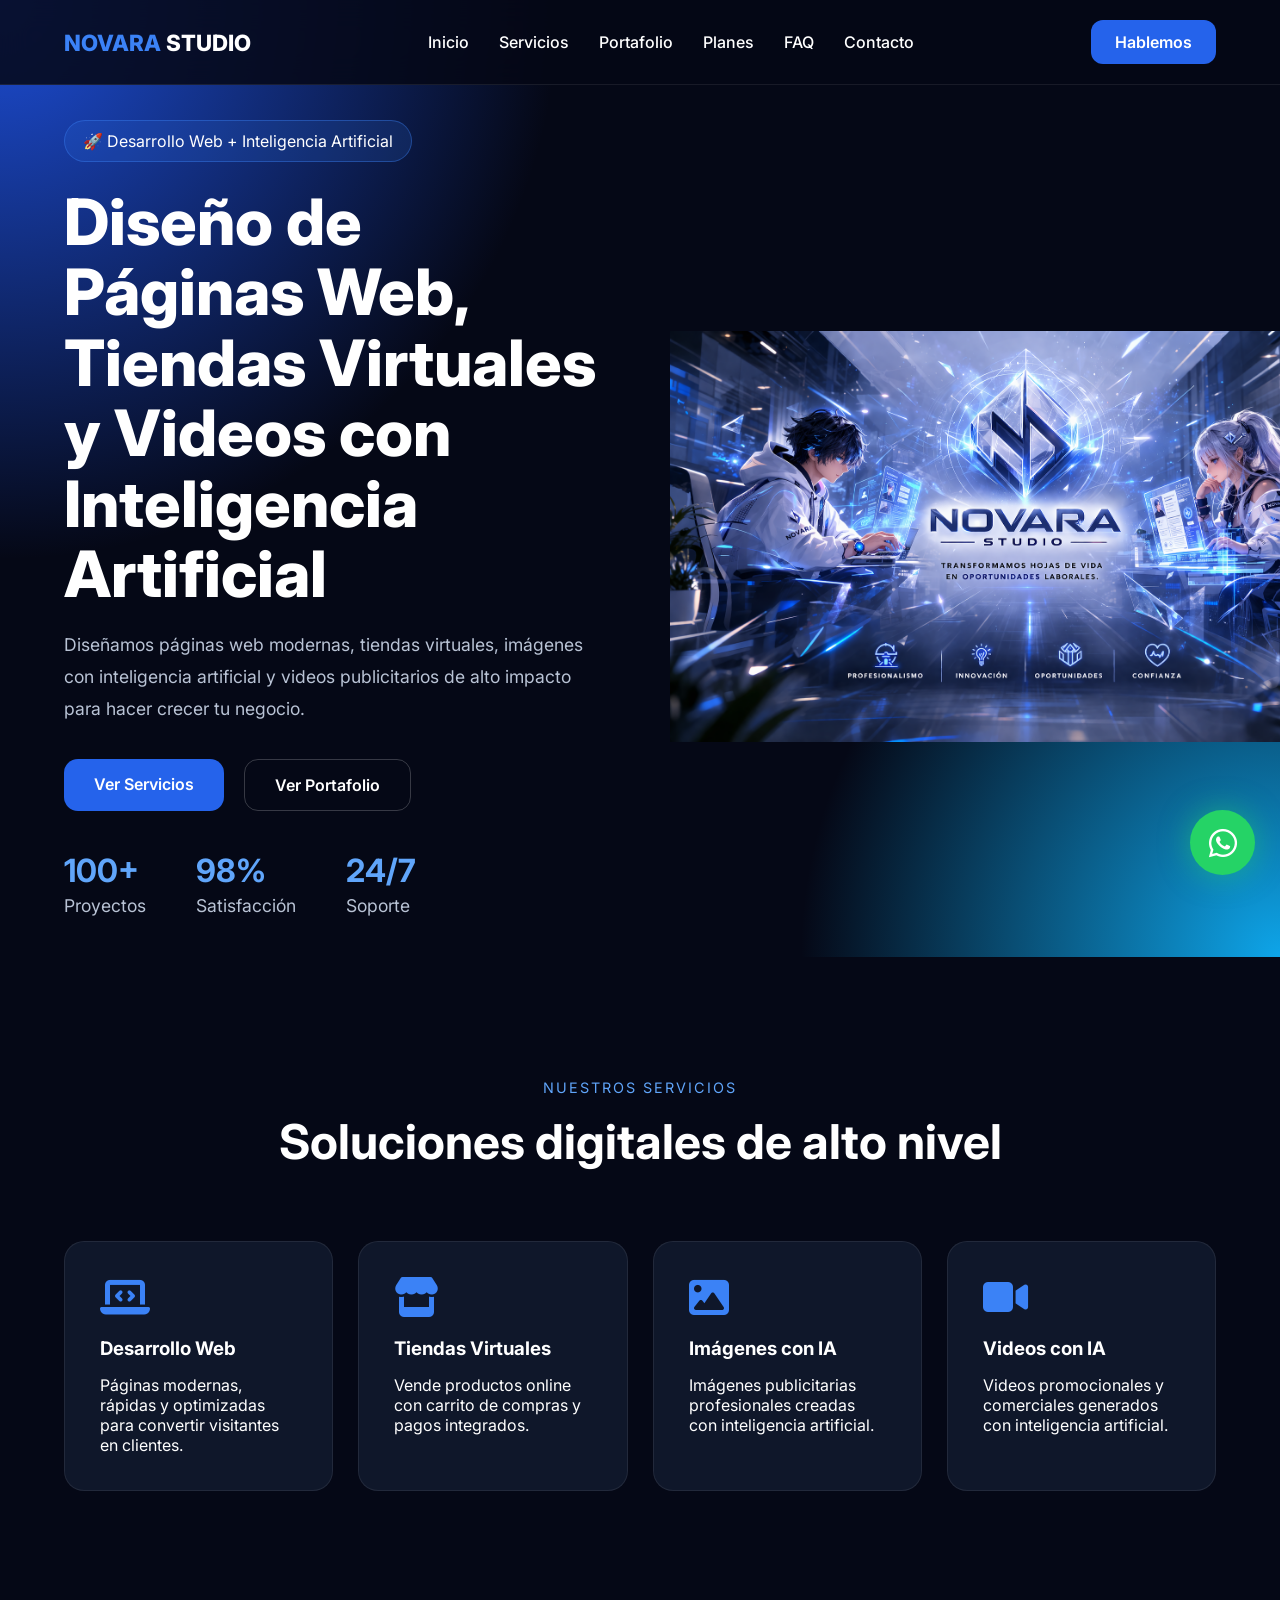
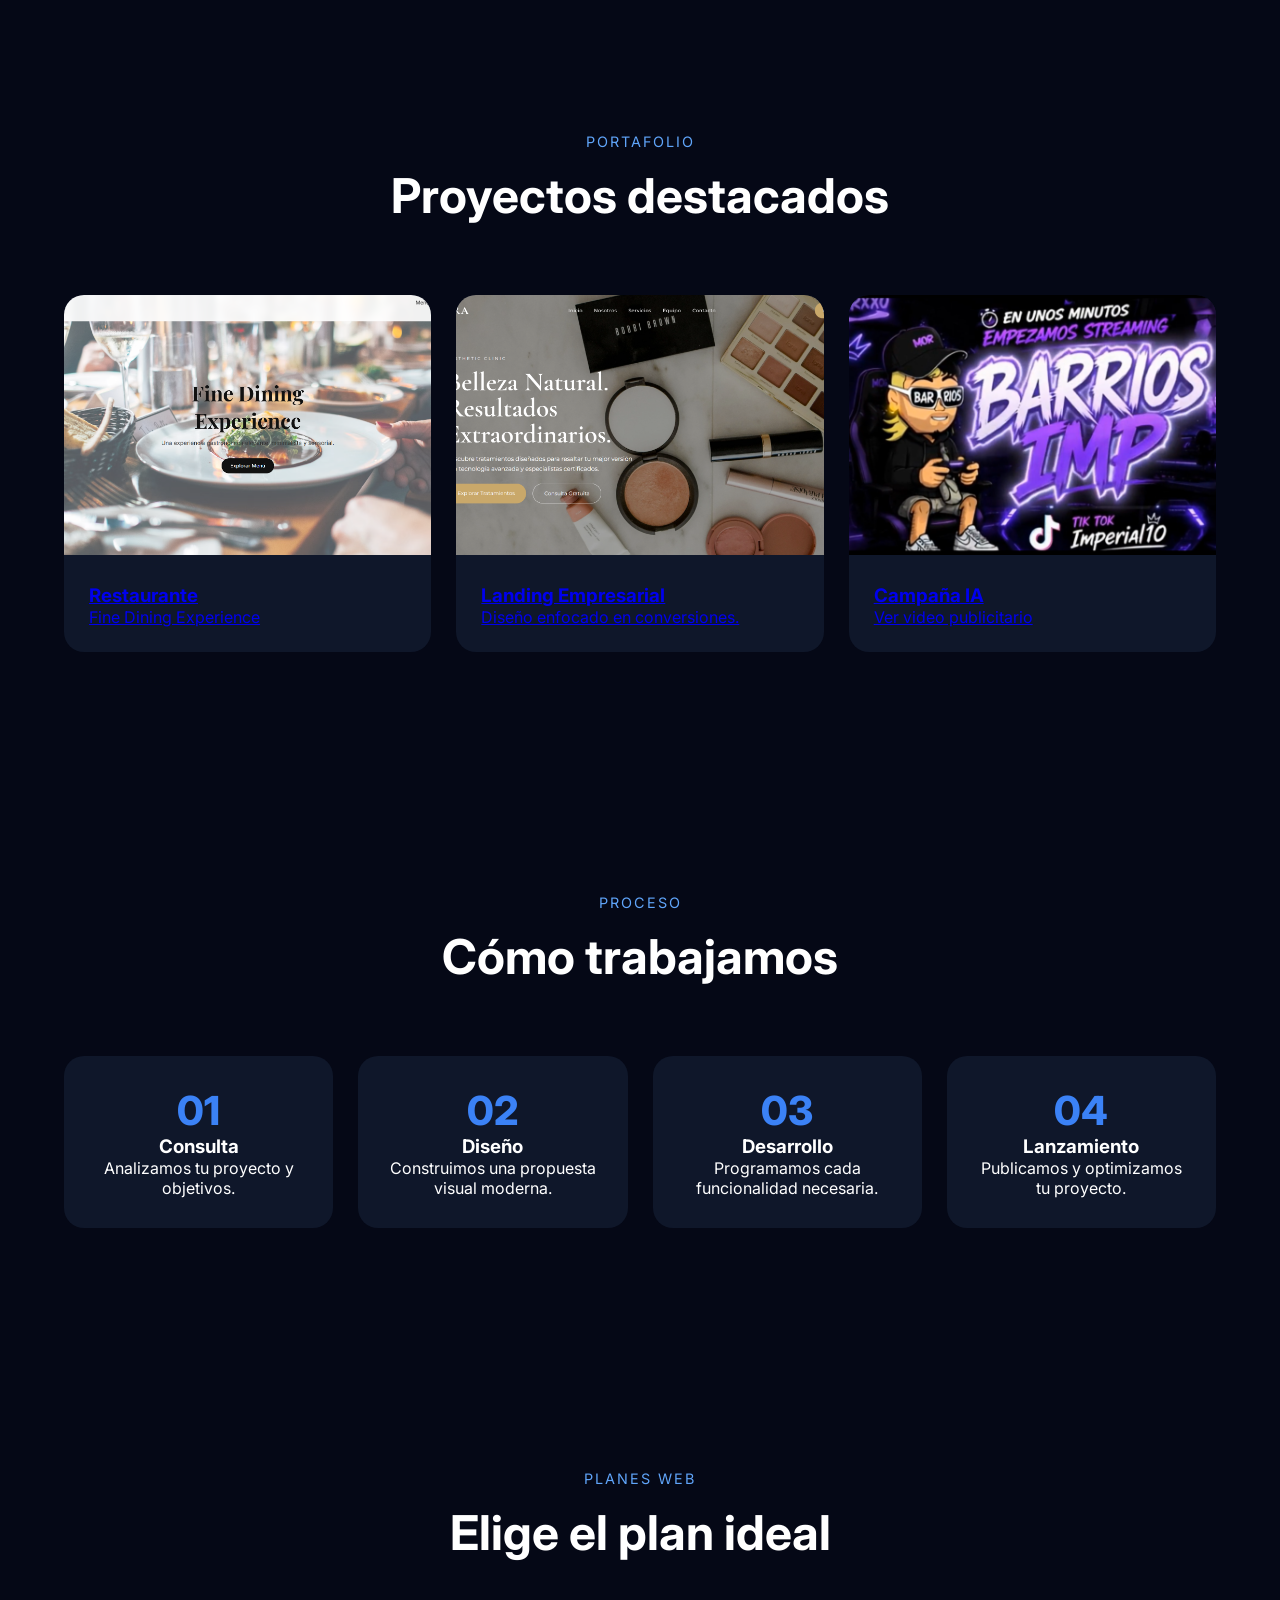
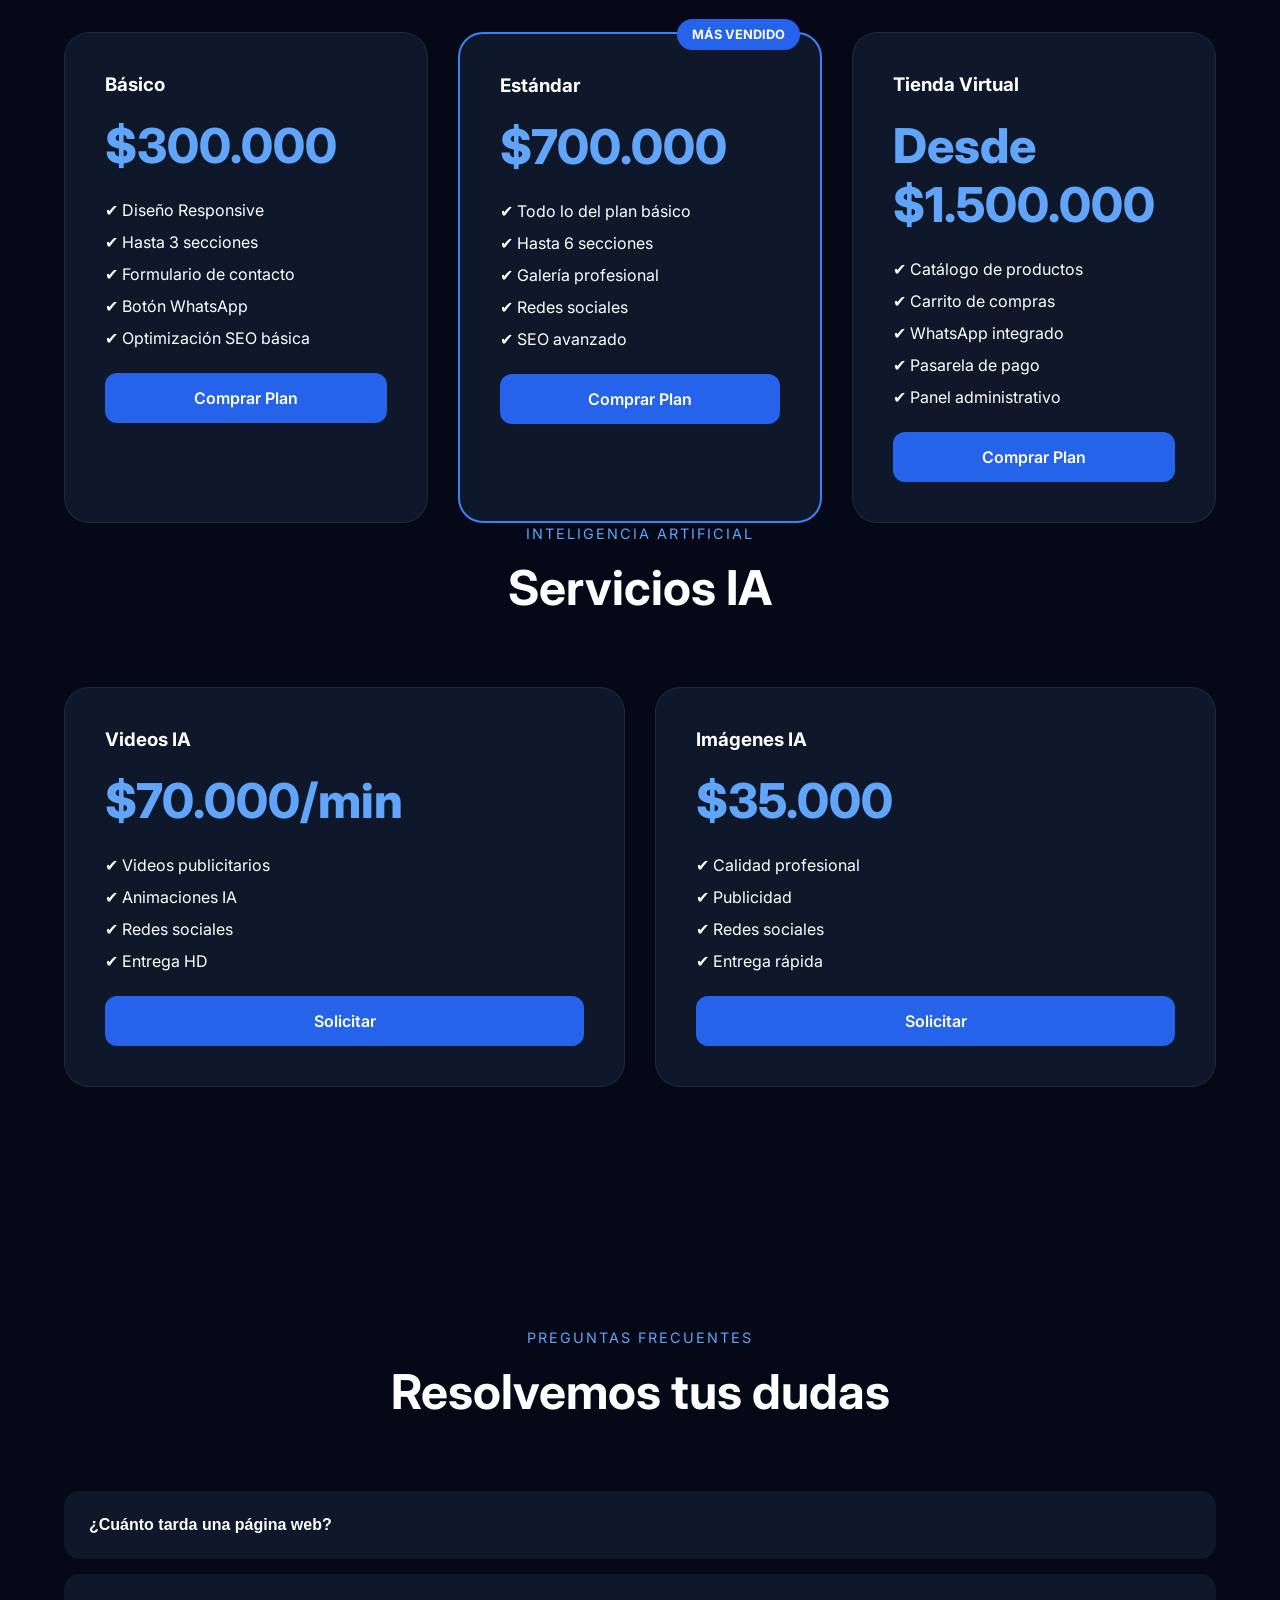
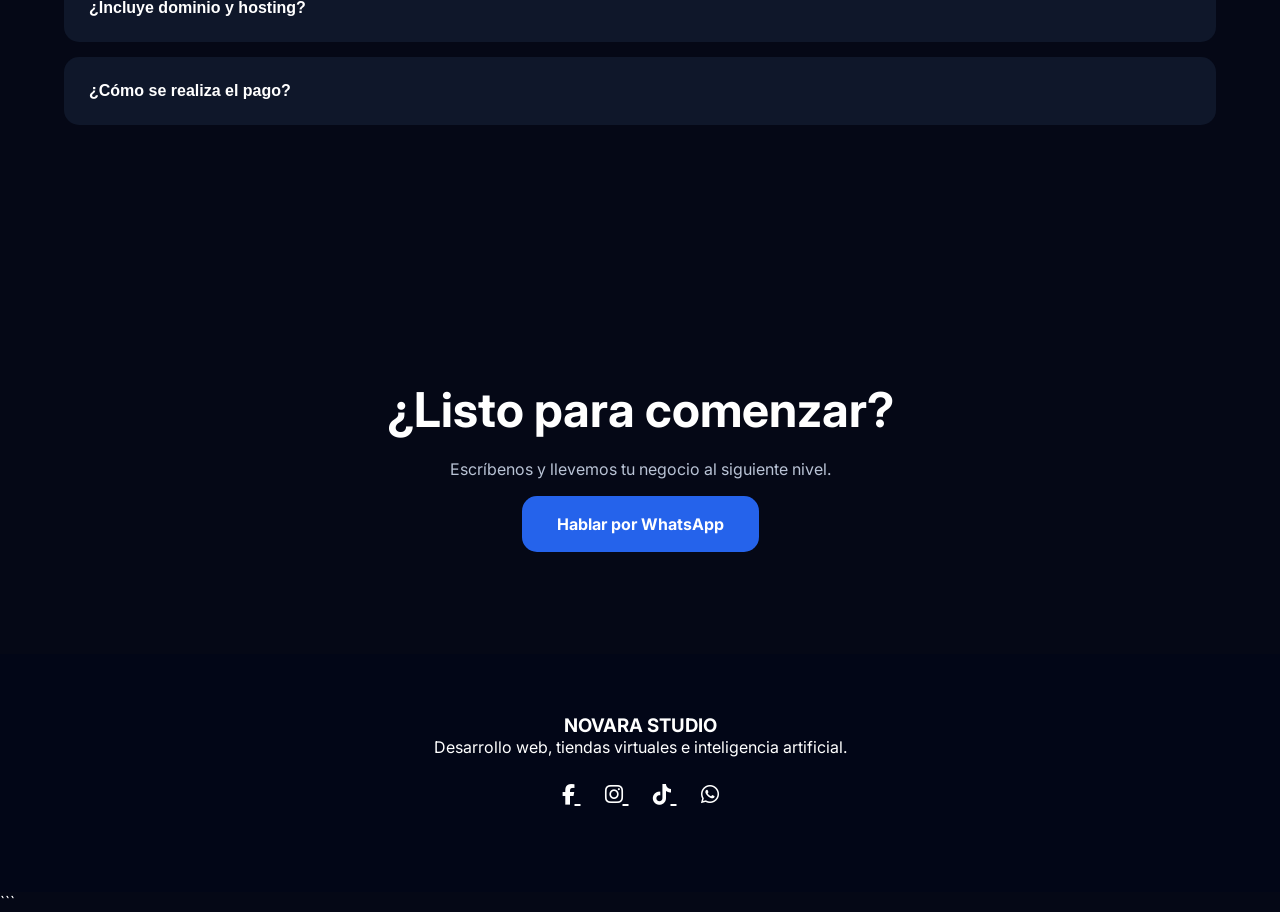
<file: index.html>
<!DOCTYPE html>
<html lang="es">
<head>

<meta charset="UTF-8">
<meta name="viewport" content="width=device-width, initial-scale=1.0">

<title>Novara Studio | Páginas Web, Tiendas Virtuales, Videos e Imágenes con IA</title>

<meta name="description" content="Novara Studio desarrolla páginas web profesionales, tiendas virtuales, landing pages, videos con inteligencia artificial, imágenes publicitarias IA y soluciones digitales para empresas en Colombia.">

<meta name="keywords" content="
pagina web,
paginas web,
diseño web,
desarrollo web,
crear pagina web,
crear sitio web,
pagina web profesional,
tienda virtual,
ecommerce,
landing page,
marketing digital,
seo,
posicionamiento web,
videos con ia,
video ia,
inteligencia artificial,
imagenes con ia,
publicidad digital,
agencia digital,
diseño web colombia,
paginas web colombia,
paginas web medellin,
desarrollo web medellin,
novara studio
">

<meta name="author" content="Novara Studio">

<meta name="robots" content="index, follow">

<link rel="canonical" href="https://novarastudio48-jpg.github.io/Novarastudio/">

<meta property="og:type" content="website">

<meta property="og:title"
content="Novara Studio | Desarrollo Web & Inteligencia Artificial">

<meta property="og:description"
content="Páginas web, tiendas virtuales, videos con IA e imágenes publicitarias profesionales.">

<meta property="og:url"
content="https://novarastudio48-jpg.github.io/Novarastudio/">

<meta property="og:image"
content="https://novarastudio48-jpg.github.io/Novarastudio/img/hero.png">

<meta name="twitter:card" content="summary_large_image">

<meta name="twitter:title"
content="Novara Studio">

<meta name="twitter:description"
content="Desarrollo Web, Tiendas Virtuales y Servicios IA">

<meta name="twitter:image"
content="https://novarastudiosweb.online/img/hero.png">

<link rel="stylesheet" href="style.css">

<link href="https://fonts.googleapis.com/css2?family=Inter:wght@300;400;500;600;700;800;900&display=swap" rel="stylesheet">

<link rel="stylesheet"
href="https://cdnjs.cloudflare.com/ajax/libs/font-awesome/6.5.1/css/all.min.css">
<!-- Google tag (gtag.js) -->
<script async src="https://www.googletagmanager.com/gtag/js?id=G-FL745T0EC2"></script>
<script>
  window.dataLayer = window.dataLayer || [];
  function gtag(){dataLayer.push(arguments);}
  gtag('js', new Date());

  gtag('config', 'G-FL745T0EC2');
</script>
    
</head>

<body>

<div id="particles"></div>

<header class="header">
    <div class="container">

        <div class="logo">
            <span>NOVARA</span> STUDIO
        </div>

        <nav class="nav">
            <a href="#inicio">Inicio</a>
            <a href="#servicios">Servicios</a>
            <a href="#portafolio">Portafolio</a>
            <a href="#planes">Planes</a>
            <a href="#faq">FAQ</a>
            <a href="#contacto">Contacto</a>
        </nav>

        <a href="https://wa.me/573127361001" target="_blank" class="btn-header">
            Hablemos
        </a>

    </div>
</header>

<section id="inicio" class="hero">

    <div class="hero-overlay"></div>

    <div class="container hero-content">

        <div class="hero-text">

            <span class="badge">
                🚀 Desarrollo Web + Inteligencia Artificial
            </span>

            <h1>
                Diseño de Páginas Web, Tiendas Virtuales y Videos con Inteligencia Artificial
            </h1>

            <p>
                Diseñamos páginas web modernas, tiendas virtuales,
                imágenes con inteligencia artificial y videos publicitarios
                de alto impacto para hacer crecer tu negocio.
            </p>

            <div class="hero-buttons">

                <a href="#servicios" class="btn-primary">
                    Ver Servicios
                </a>

                <a href="#portafolio" class="btn-secondary">
                    Ver Portafolio
                </a>

            </div>

            <div class="hero-stats">

                <div>
                    <h3>100+</h3>
                    <p>Proyectos</p>
                </div>

                <div>
                    <h3>98%</h3>
                    <p>Satisfacción</p>
                </div>

                <div>
                    <h3>24/7</h3>
                    <p>Soporte</p>
                </div>

            </div>

        </div>

        <div class="hero-image">

            <img src="img/hero.png" alt="Novara Studio">

        </div>

    </div>

</section>

<section id="servicios" class="services">

    <div class="container">

        <div class="section-title">
            <span>NUESTROS SERVICIOS</span>
            <h2>Soluciones digitales de alto nivel</h2>
        </div>

        <div class="services-grid">

            <div class="service-card">
                <i class="fa-solid fa-laptop-code"></i>

                <h3>Desarrollo Web</h3>

                <p>
                    Páginas modernas, rápidas y optimizadas para convertir visitantes en clientes.
                </p>
            </div>

            <div class="service-card">

                <i class="fa-solid fa-store"></i>

                <h3>Tiendas Virtuales</h3>

                <p>
                    Vende productos online con carrito de compras y pagos integrados.
                </p>

            </div>

            <div class="service-card">

                <i class="fa-solid fa-image"></i>

                <h3>Imágenes con IA</h3>

                <p>
                    Imágenes publicitarias profesionales creadas con inteligencia artificial.
                </p>

            </div>

            <div class="service-card">

                <i class="fa-solid fa-video"></i>

                <h3>Videos con IA</h3>

                <p>
                    Videos promocionales y comerciales generados con inteligencia artificial.
                </p>

            </div>

        </div>

    </div>

</section>
<section id="portafolio" class="portfolio">

    <div class="container">

        <div class="section-title">
            <span>PORTAFOLIO</span>
            <h2>Proyectos destacados</h2>
        </div>

        <div class="portfolio-grid">

            <a href="https://novarastudio48-jpg.github.io/Portafolio/"
               target="_blank"
               class="portfolio-card">

                <img src="img/proyecto1.png" alt="">

                <div class="portfolio-content">
                    <h3>Restaurante</h3>
                   <p>Fine Dining Experience</p>
                </div>

            </a>

            <a href="https://novarastudio48-jpg.github.io/salon_de_bellza/"
               target="_blank"
               class="portfolio-card">

                <img src="img/proyecto2.png" alt="">

                <div class="portfolio-content">
                    <h3>Landing Empresarial</h3>
                    <p>Diseño enfocado en conversiones.</p>
                </div>

            </a>

            <a href="video-ia.html"
               class="portfolio-card">

                <img src="img/proyecto3.png" alt="">

                <div class="portfolio-content">
                    <h3>Campaña IA</h3>
                    <p>Ver video publicitario</p>
                </div>

            </a>

        </div>

    </div>

</section>

<section class="process">

    <div class="container">

        <div class="section-title">
            <span>PROCESO</span>
            <h2>Cómo trabajamos</h2>
        </div>

        <div class="process-grid">

            <div class="step">
                <span>01</span>
                <h3>Consulta</h3>
                <p>Analizamos tu proyecto y objetivos.</p>
            </div>

            <div class="step">
                <span>02</span>
                <h3>Diseño</h3>
                <p>Construimos una propuesta visual moderna.</p>
            </div>

            <div class="step">
                <span>03</span>
                <h3>Desarrollo</h3>
                <p>Programamos cada funcionalidad necesaria.</p>
            </div>

            <div class="step">
                <span>04</span>
                <h3>Lanzamiento</h3>
                <p>Publicamos y optimizamos tu proyecto.</p>
            </div>

        </div>

    </div>

</section>

<section id="planes" class="pricing">

    <div class="container">

        <div class="section-title">
            <span>PLANES WEB</span>
            <h2>Elige el plan ideal</h2>
        </div>

        <div class="pricing-grid">

            <div class="price-card">

                <h3>Básico</h3>

                <div class="price">
                    $300.000
                </div>

                <ul>
                    <li>✔ Diseño Responsive</li>
                    <li>✔ Hasta 3 secciones</li>
                    <li>✔ Formulario de contacto</li>
                    <li>✔ Botón WhatsApp</li>
                    <li>✔ Optimización SEO básica</li>
                </ul>

                <a href="https://wa.me/573127361001?text=Hola,%20quiero%20el%20Plan%20Básico"
                   target="_blank"
                   class="price-btn">
                     Comprar Plan
                </a>

            </div>

            <div class="price-card featured">

                <div class="popular">
                    MÁS VENDIDO
                </div>

                <h3>Estándar</h3>

                <div class="price">
                    $700.000
                </div>

                <ul>
                    <li>✔ Todo lo del plan básico</li>
                    <li>✔ Hasta 6 secciones</li>
                    <li>✔ Galería profesional</li>
                    <li>✔ Redes sociales</li>
                    <li>✔ SEO avanzado</li>
                </ul>

                <a href="https://wa.me/573127361001?text=Hola,%20quiero%20el%20Plan%20Estándar"
                   target="_blank"
                   class="price-btn">
                     Comprar Plan
                </a>

            </div>

            <div class="price-card">

                <h3>Tienda Virtual</h3>

                <div class="price">
                    Desde $1.500.000
                </div>

                <ul>
                    <li>✔ Catálogo de productos</li>
                    <li>✔ Carrito de compras</li>
                    <li>✔ WhatsApp integrado</li>
                    <li>✔ Pasarela de pago</li>
                    <li>✔ Panel administrativo</li>
                </ul>

                <a href="https://wa.me/573127361001?text=Hola,%20quiero%20la%20Tienda%20Virtual"
                   target="_blank"
                   class="price-btn">
                     Comprar Plan
                </a>

            </div>

        </div>

        <div class="section-title ia-title">
            <span>INTELIGENCIA ARTIFICIAL</span>
            <h2>Servicios IA</h2>
        </div>

        <div class="pricing-grid">

            <div class="price-card">

                <h3>Videos IA</h3>

                <div class="price">
                    $70.000/min
                </div>

                <ul>
                    <li>✔ Videos publicitarios</li>
                    <li>✔ Animaciones IA</li>
                    <li>✔ Redes sociales</li>
                    <li>✔ Entrega HD</li>
                </ul>

                <a href="https://wa.me/573127361001?text=Hola,%20quiero%20un%20Video%20IA"
                   target="_blank"
                   class="price-btn">
                     Solicitar
                </a>

            </div>

            <div class="price-card">

                <h3>Imágenes IA</h3>

                <div class="price">
                    $35.000
                </div>

                <ul>
                    <li>✔ Calidad profesional</li>
                    <li>✔ Publicidad</li>
                    <li>✔ Redes sociales</li>
                    <li>✔ Entrega rápida</li>
                </ul>

                <a href="https://wa.me/573127361001?text=Hola,%20quiero%20una%20Imagen%20IA"
                   target="_blank"
                   class="price-btn">
                     Solicitar
                </a>

            </div>

        </div>

    </div>

</section>

<section id="faq" class="faq">

    <div class="container">

        <div class="section-title">
            <span>PREGUNTAS FRECUENTES</span>
            <h2>Resolvemos tus dudas</h2>
        </div>

        <div class="faq-item">
            <button class="faq-question">
                ¿Cuánto tarda una página web?
            </button>
            <div class="faq-answer">
                Entre 3 y 15 días dependiendo del proyecto.
            </div>
        </div>

        <div class="faq-item">
            <button class="faq-question">
                ¿Incluye dominio y hosting?
            </button>
            <div class="faq-answer">
                Can podemos ayudarte a configurarlo.
            </div>
        </div>

        <div class="faq-item">
            <button class="faq-question">
                ¿Cómo se realiza el pago?
            </button>
            <div class="faq-answer">
                Transferencia bancaria o acuerdo directo.
            </div>
        </div>

    </div>

</section>

<section id="contacto" class="contact">

    <div class="container">

        <h2>¿Listo para comenzar?</h2>

        <p>
            Escríbenos y llevemos tu negocio al siguiente nivel.
        </p>

        <a href="https://wa.me/573127361001"
           target="_blank"
           class="contact-btn">
            Hablar por WhatsApp
        </a>

    </div>

</section>

<footer class="footer">

    <div class="container">

        <h3>NOVARA STUDIO</h3>

        <p>
            Desarrollo web, tiendas virtuales e inteligencia artificial.
        </p>
<div class="footer-social">

    <a href="https://www.facebook.com/profile.php?id=61573290452968"
       target="_blank">
        <i class="fab fa-facebook-f"></i>
    </a>

    <a href="https://www.instagram.com/novarastudio48/"
       target="_blank">
        <i class="fab fa-instagram"></i>
    </a>

    <a href="https://www.tiktok.com/@novarastudio132"
       target="_blank">
        <i class="fab fa-tiktok"></i>
    </a>

    <a href="https://wa.me/573127361001"
       target="_blank">
        <i class="fab fa-whatsapp"></i>
    </a>

</div>
    </div>

</footer>

<a href="https://wa.me/573127361001"
   target="_blank"
   class="whatsapp-float">

    <i class="fab fa-whatsapp"></i>

</a>

<script src="script.js"></script>

</body>
</html>

```
</file>
<file: style.css>
*{
margin:0;
padding:0;
box-sizing:border-box;
scroll-behavior:smooth;
}

body{
font-family:'Inter',sans-serif;
background:#050816;
color:#fff;
overflow-x:hidden;
}

/* CONTENEDOR */

.container{
width:90%;
max-width:1200px;
margin:auto;
}

/* HEADER */

.header{
position:fixed;
top:0;
left:0;
width:100%;
z-index:999;
background:rgba(5,8,22,.85);
backdrop-filter:blur(15px);
border-bottom:1px solid rgba(255,255,255,.08);
}

.header .container{
display:flex;
justify-content:space-between;
align-items:center;
padding:20px 0;
}

.logo{
font-size:1.4rem;
font-weight:800;
}

.logo span{
color:#3b82f6;
}

.nav{
display:flex;
gap:30px;
}

.nav a{
text-decoration:none;
color:white;
font-weight:500;
transition:.3s;
}

.nav a:hover{
color:#3b82f6;
}

.btn-header{
background:#2563eb;
padding:12px 24px;
border-radius:12px;
text-decoration:none;
color:white;
font-weight:600;
transition:.3s;
}

.btn-header:hover{
transform:translateY(-3px);
}

/* HERO */

.hero{
min-height:100vh;
display:flex;
align-items:center;
position:relative;
padding-top:120px;
background:
radial-gradient(circle at top left,#1d4ed8 0%,transparent 35%),
radial-gradient(circle at bottom right,#0ea5e9 0%,transparent 30%),
#050816;
}

.hero-content{
display:grid;
grid-template-columns:1fr 1fr;
gap:60px;
align-items:center;
}

.badge{
display:inline-block;
padding:10px 18px;
background:rgba(59,130,246,.15);
border:1px solid rgba(59,130,246,.4);
border-radius:50px;
margin-bottom:25px;
}

.hero h1{
font-size:4rem;
line-height:1.1;
font-weight:800;
margin-bottom:20px;
}

.hero p{
font-size:1.1rem;
color:#b9c3d5;
line-height:1.8;
margin-bottom:35px;
}

.hero-buttons{
display:flex;
gap:20px;
margin-bottom:40px;
}

.btn-primary{
background:#2563eb;
padding:15px 30px;
border-radius:14px;
text-decoration:none;
color:white;
font-weight:600;
}

.btn-secondary{
border:1px solid rgba(255,255,255,.2);
padding:15px 30px;
border-radius:14px;
text-decoration:none;
color:white;
font-weight:600;
}

.hero-stats{
display:flex;
gap:50px;
}

.hero-stats h3{
font-size:2rem;
color:#60a5fa;
}

.hero-image img{
width:130%;
max-width:none;
animation:float 6s ease-in-out infinite;
}

@keyframes float{
0%{transform:translateY(0);}
50%{transform:translateY(-20px);}
100%{transform:translateY(0);}
}

/* TITULOS */

.section-title{
text-align:center;
margin-bottom:70px;
}

.section-title span{
color:#60a5fa;
letter-spacing:2px;
font-size:.9rem;
}

.section-title h2{
font-size:3rem;
margin-top:15px;
}

/* SERVICIOS */

.services{
padding:120px 0;
}

.services-grid{
display:grid;
grid-template-columns:repeat(4,1fr);
gap:25px;
}

.service-card{
background:#0f172a;
padding:35px;
border-radius:20px;
border:1px solid rgba(255,255,255,.08);
transition:.4s;
}

.service-card:hover{
transform:translateY(-10px);
border-color:#3b82f6;
}

.service-card i{
font-size:2.5rem;
color:#3b82f6;
margin-bottom:20px;
}

.service-card h3{
margin-bottom:15px;
}

/* PORTAFOLIO */

.portfolio{
padding:120px 0;
}

.portfolio-grid{
display:grid;
grid-template-columns:repeat(3,1fr);
gap:25px;
}

.portfolio-card{
overflow:hidden;
border-radius:20px;
background:#0f172a;
}

.portfolio-card img{
width:100%;
height:260px;
object-fit:cover;
}

.portfolio-content{
padding:25px;
}

/* PROCESO */

.process{
padding:120px 0;
}

.process-grid{
display:grid;
grid-template-columns:repeat(4,1fr);
gap:25px;
}

.step{
background:#0f172a;
padding:30px;
border-radius:20px;
text-align:center;
}

.step span{
font-size:2.5rem;
font-weight:800;
color:#3b82f6;
}

/* PRECIOS */

.pricing{
padding:120px 0;
}

.pricing-grid{
display:grid;
grid-template-columns:repeat(auto-fit,minmax(280px,1fr));
gap:30px;
}

.price-card{
background:#0f172a;
border-radius:25px;
padding:40px;
position:relative;
border:1px solid rgba(255,255,255,.08);
}

.featured{
border:2px solid #3b82f6;
transform:scale(1.03);
}

.popular{
position:absolute;
top:-15px;
right:20px;
background:#2563eb;
padding:8px 15px;
border-radius:50px;
font-size:.8rem;
font-weight:700;
}

.price{
font-size:3rem;
font-weight:800;
color:#60a5fa;
margin:20px 0;
}

.price-card ul{
list-style:none;
margin:25px 0;
}

.price-card ul li{
margin-bottom:12px;
}

.price-btn{
display:block;
text-align:center;
background:#2563eb;
padding:15px;
border-radius:12px;
text-decoration:none;
color:white;
font-weight:600;
}

/* FAQ */

.faq{
padding:120px 0;
}

.faq-item{
background:#0f172a;
margin-bottom:15px;
border-radius:15px;
overflow:hidden;
}

.faq-question{
width:100%;
background:none;
border:none;
color:white;
text-align:left;
padding:25px;
cursor:pointer;
font-size:1rem;
font-weight:600;
}

.faq-answer{
display:none;
padding:0 25px 25px;
color:#b9c3d5;
}

/* CONTACTO */

.contact{
padding:120px 0;
text-align:center;
}

.contact h2{
font-size:3rem;
margin-bottom:20px;
}

.contact p{
margin-bottom:35px;
color:#b9c3d5;
}

.contact-btn{
background:#2563eb;
padding:18px 35px;
border-radius:15px;
text-decoration:none;
color:white;
font-weight:700;
}

/* FOOTER */

.footer{
padding:60px 0;
background:#020617;
text-align:center;
}

.footer-social{
margin:25px 0;
}

.footer-social a{
color:white;
font-size:1.3rem;
margin:0 12px;
}

.copyright{
color:#94a3b8;
}

/* WHATSAPP */

.whatsapp-float{
position:fixed;
right:25px;
bottom:25px;
width:65px;
height:65px;
border-radius:50%;
background:#25d366;
display:flex;
align-items:center;
justify-content:center;
font-size:2rem;
color:white;
text-decoration:none;
z-index:999;
box-shadow:0 0 30px rgba(37,211,102,.5);
}

/* RESPONSIVE */

@media(max-width:992px){

.hero-content,
.services-grid,
.portfolio-grid,
.process-grid{
grid-template-columns:1fr;
}

.hero h1{
font-size:2.8rem;
}

.nav{
display:none;
}

.hero-stats{
flex-wrap:wrap;
}

.section-title h2{
font-size:2.2rem;
}

}
</file>
